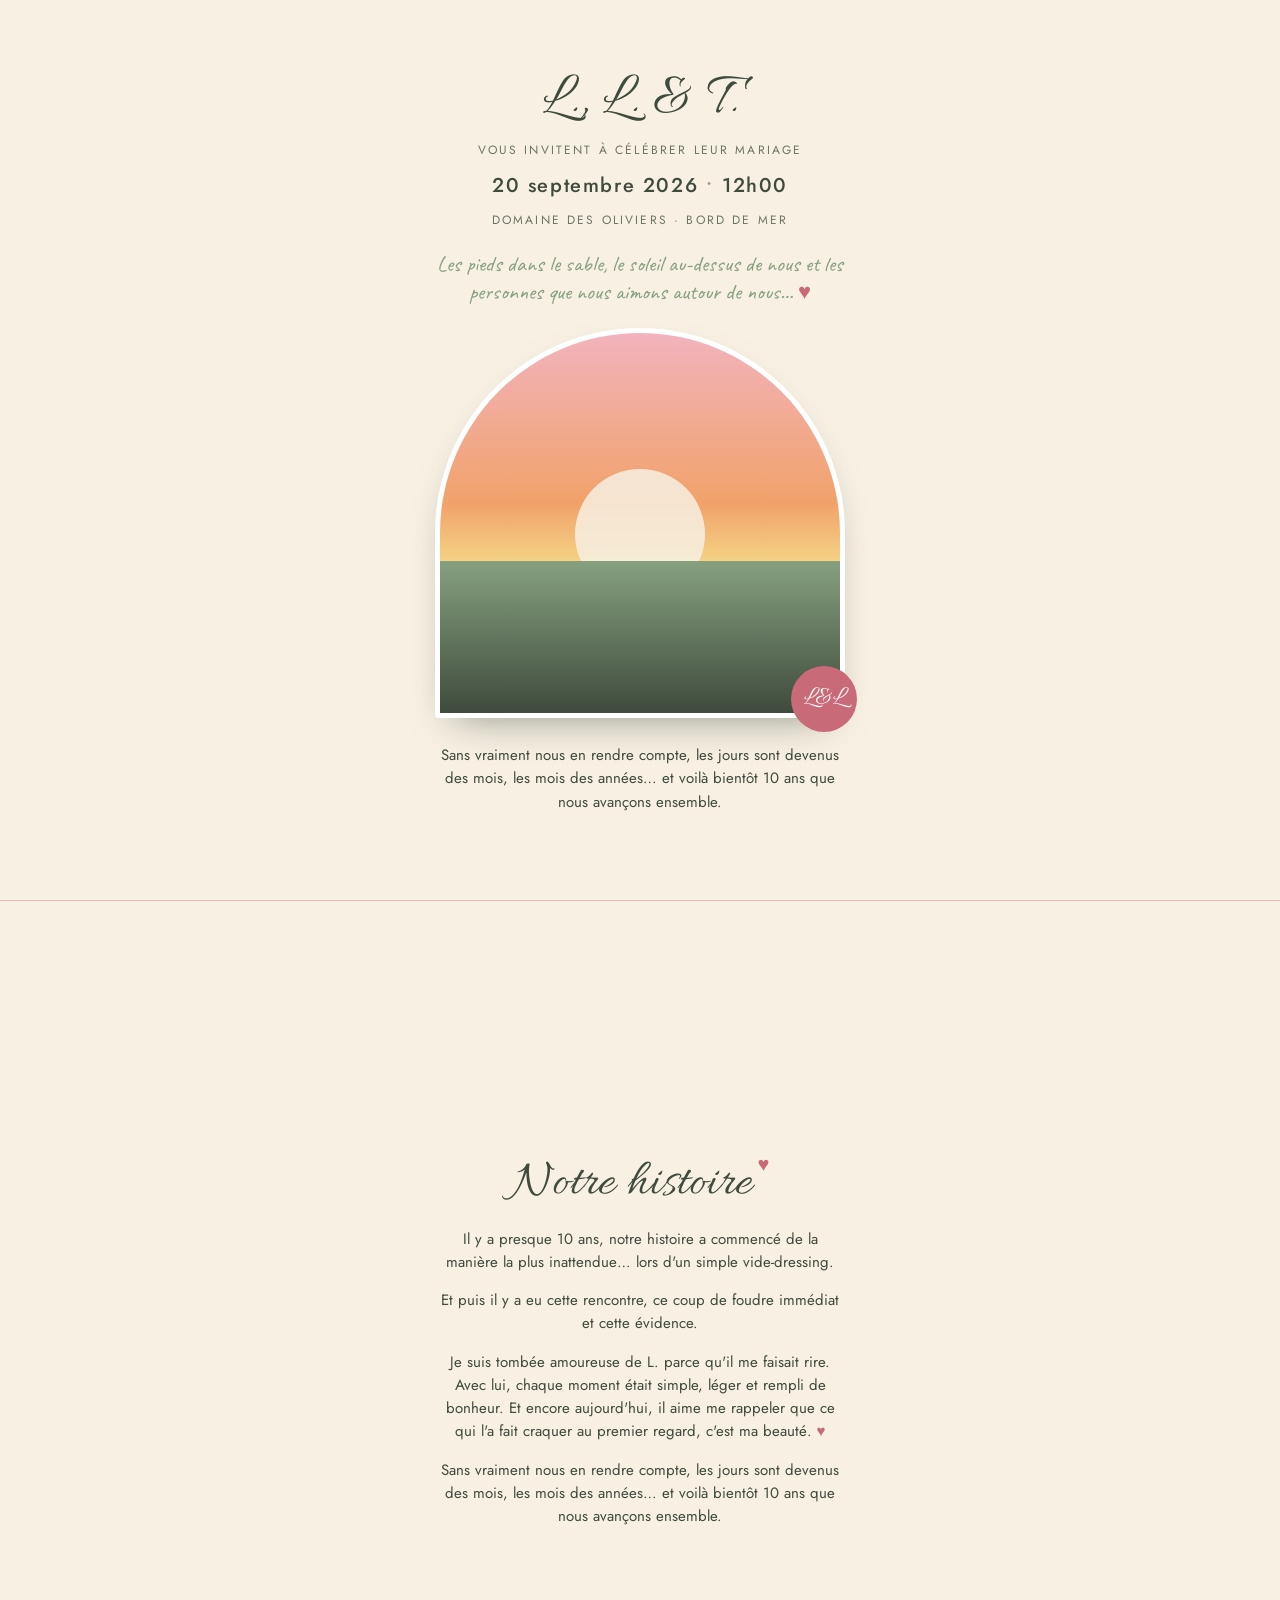
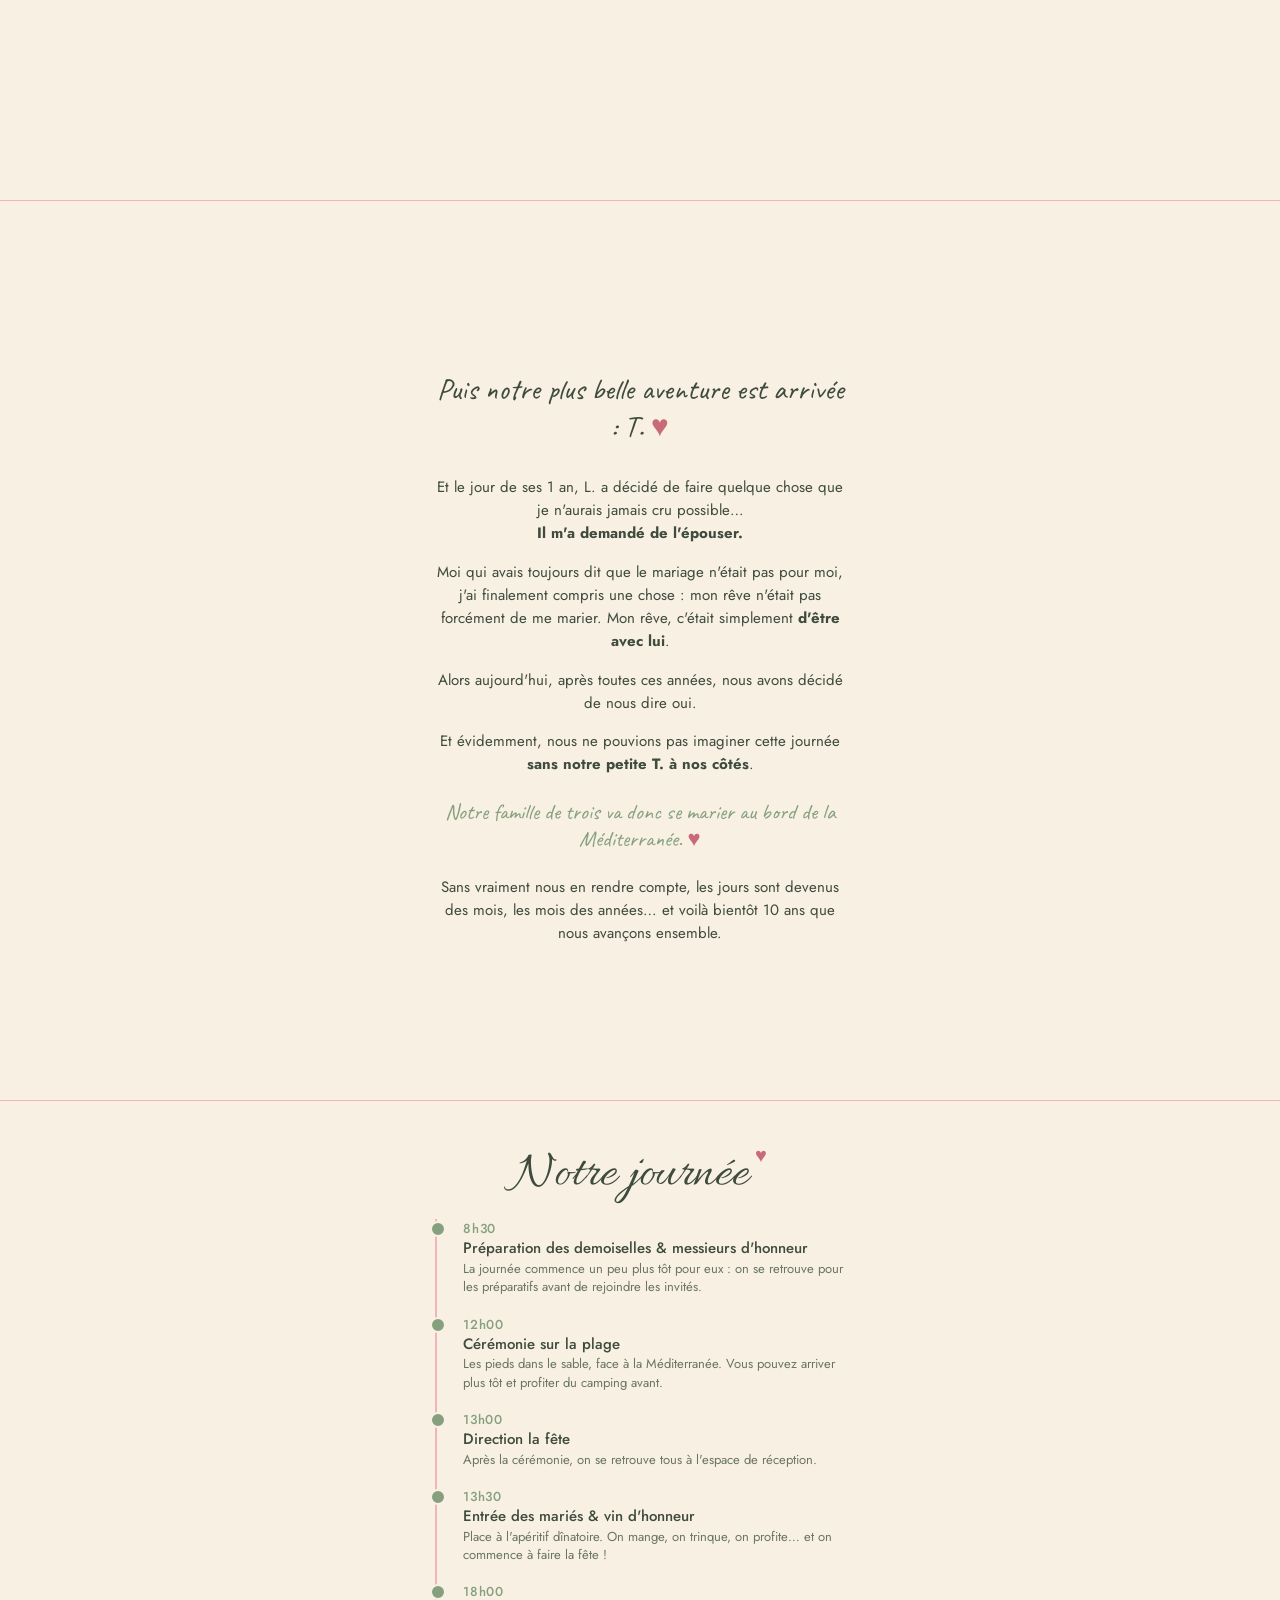
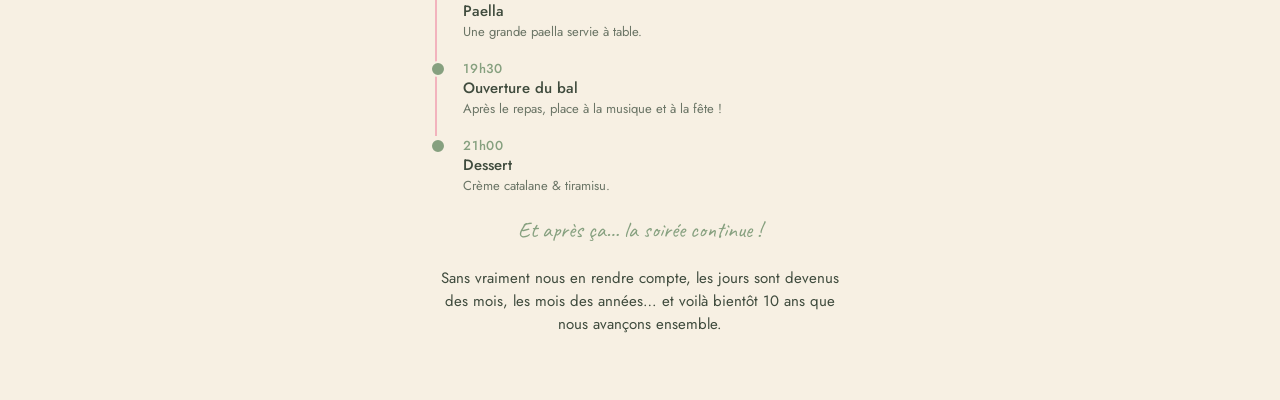
<file: site/mariage/index.html>
<!DOCTYPE html>
<html lang="fr">
<head>
  <meta charset="utf-8">
  <meta name="viewport" content="width=device-width, initial-scale=1">
  <title>L., L. &amp; T.</title>

  <!-- Polices Google Fonts -->
  <link rel="preconnect" href="https://fonts.googleapis.com">
  <link rel="preconnect" href="https://fonts.gstatic.com" crossorigin>
  <link rel="stylesheet" href="https://fonts.googleapis.com/css2?family=Allura&family=Caveat:wght@500&family=Jost:wght@300;400;500&display=swap">

  <style>
    /* ---------- Couleurs ---------- */
    :root {
      --papier: #f7f0e3;
      --encre: #3f4b3d;
      --encre-douce: #6b7566;
      --sauge: #86a07f;
      --rose: #c96a78;
      --rose-clair: #f2b3bd;
      --abricot: #f1a26a;
      --beurre: #f5d888;
    }

    /* ---------- Page ---------- */
    body {
      margin: 0;
      background: var(--papier);
      color: var(--encre);
      font-family: "Jost", sans-serif;
      font-size: 15px;
      line-height: 1.55;
    }

    /* ---------- Cartes : chacune prend la hauteur de l'écran ---------- */
    .carte {
      min-height: 100vh;
      box-sizing: border-box;
      display: flex;
      justify-content: center;
      align-items: center;
      padding: 40px 22px;
    }

    .contenu {
      max-width: 410px;
      text-align: center;
    }

    /* Un trait fin pour séparer deux cartes */
    .carte + .carte {
      border-top: 1px solid var(--rose-clair);
    }

    h2 {
      margin: 0 0 18px;
      font-family: "Allura", cursive;
      font-size: 52px;
      font-weight: 400;
      line-height: 1;
    }

    h2 .coeur {
      font-size: 20px;
      vertical-align: top;
      margin-left: 6px;
    }

    h1 {
      margin: 0;
      font-family: "Allura", cursive;
      font-size: 60px;
      font-weight: 400;
      line-height: 1;
    }

    .petit-titre {
      margin: 10px 0;
      text-transform: uppercase;
      letter-spacing: 0.18em;
      font-size: 12px;
      color: var(--encre-douce);
    }

    .date {
      margin: 10px 0;
      font-size: 20px;
      font-weight: 500;
      letter-spacing: 0.08em;
    }

    .date span {
      color: var(--sauge);
      margin: 0 8px;
    }

    .manuscrit {
      font-family: "Caveat", cursive;
      font-size: 22px;
      line-height: 1.25;
      color: var(--sauge);
    }

    .coeur {
      color: var(--rose);
    }

    /* Texte manuscrit en plus grand, pour une phrase importante */
    .manuscrit.grand {
      font-size: 30px;
      color: var(--encre);
    }

    /* ---------- Programme de la journée : une frise verticale ---------- */
    .programme {
      margin: 0 0 22px;
      padding: 0;
      list-style: none;
      text-align: left;
    }

    .programme li {
      position: relative;
      padding: 0 0 18px 26px;
      border-left: 2px solid var(--rose-clair);   /* le trait de la frise */
    }

    .programme li:last-child {
      border-left-color: transparent;
      padding-bottom: 0;
    }

    /* Le point sur la frise, devant chaque étape */
    .programme li::before {
      content: "";
      position: absolute;
      left: -7px;
      top: 2px;
      width: 12px;
      height: 12px;
      border-radius: 50%;
      background: var(--sauge);
      border: 2px solid var(--papier);
    }

    .heure {
      display: block;
      color: var(--sauge);
      font-size: 13px;
      font-weight: 500;
      letter-spacing: 0.06em;
    }

    .etape {
      margin: 0;
      font-weight: 500;
      line-height: 1.25;
    }

    .detail {
      margin: 2px 0 0;
      font-size: 13px;
      color: var(--encre-douce);
      line-height: 1.4;
    }

    /* ---------- Illustration en CSS : coucher de soleil sur la mer ---------- */
    .cadre {
      position: relative;
      width: 100%;
      margin: 20px 0 26px;
    }

    .illustration {
      position: relative;
      height: 380px;
      overflow: hidden;
      border: 5px solid #fff;
      border-radius: 999px 999px 18px 18px;   /* forme d'arche */
      box-shadow: 0 18px 40px -20px rgba(63, 75, 61, 0.6);
      background: linear-gradient(var(--rose-clair), var(--abricot) 45%, var(--beurre) 62%);
    }

    .soleil {
      position: absolute;
      left: 50%;
      bottom: 30%;
      width: 130px;
      height: 130px;
      margin-left: -65px;
      border-radius: 50%;
      background: var(--papier);
      opacity: 0.85;
    }

    .mer {
      position: absolute;
      left: 0;
      right: 0;
      bottom: 0;
      height: 40%;
      background: linear-gradient(var(--sauge), var(--encre));
    }

    /* Le petit rond « L&L » en bas à droite de l'illustration */
    .sceau {
      position: absolute;
      right: -12px;
      bottom: -14px;
      width: 66px;
      height: 66px;
      border-radius: 50%;
      background: var(--rose);
      color: #fff;
      font-family: "Allura", cursive;
      font-size: 26px;
      line-height: 66px;
    }
  </style>
</head>
<body>

  <!-- Carte 1 : invitation -->
  <section class="carte">
    <div class="contenu">
      <h1>L., L. &amp; T.</h1>
      <p class="petit-titre">vous invitent à célébrer leur mariage</p>
      <p class="date">20 septembre 2026<span>•</span>12h00</p>
      <p class="petit-titre">Domaine des Oliviers · Bord de mer</p>

      <p class="manuscrit">
        Les pieds dans le sable, le soleil au-dessus de nous et les personnes que nous aimons autour de nous…
        <span class="coeur">♥</span>
      </p>

      <div class="cadre">
        <div class="illustration" role="img" aria-label="Illustration : coucher de soleil sur la mer">
          <div class="soleil"></div>
          <div class="mer"></div>
        </div>
        <div class="sceau" aria-hidden="true">L&amp;L</div>
      </div>

      <p>Sans vraiment nous en rendre compte, les jours sont devenus des mois, les mois des années… et voilà bientôt 10 ans que nous avançons ensemble.</p>
    </div>
  </section>

  <!-- Carte 2 : notre histoire -->
  <section class="carte">
    <div class="contenu">
      <h2>Notre histoire<span class="coeur">♥</span></h2>
      <p>Il y a presque 10 ans, notre histoire a commencé de la manière la plus inattendue… lors d'un simple vide-dressing.</p>
      <p>Et puis il y a eu cette rencontre, ce coup de foudre immédiat et cette évidence.</p>
      <p>Je suis tombée amoureuse de L. parce qu'il me faisait rire. Avec lui, chaque moment était simple, léger et rempli de bonheur. Et encore aujourd'hui, il aime me rappeler que ce qui l'a fait craquer au premier regard, c'est ma beauté. <span class="coeur">♥</span></p>
      <p>Sans vraiment nous en rendre compte, les jours sont devenus des mois, les mois des années… et voilà bientôt 10 ans que nous avançons ensemble.</p>
    </div>
  </section>

  <!-- Carte 3 : notre histoire, suite -->
  <section class="carte">
    <div class="contenu">
      <p class="manuscrit grand">Puis notre plus belle aventure est arrivée : T. <span class="coeur">♥</span></p>
      <p>Et le jour de ses 1 an, L. a décidé de faire quelque chose que je n'aurais jamais cru possible…<br><b>Il m'a demandé de l'épouser.</b></p>
      <p>Moi qui avais toujours dit que le mariage n'était pas pour moi, j'ai finalement compris une chose : mon rêve n'était pas forcément de me marier. Mon rêve, c'était simplement <b>d'être avec lui</b>.</p>
      <p>Alors aujourd'hui, après toutes ces années, nous avons décidé de nous dire oui.</p>
      <p>Et évidemment, nous ne pouvions pas imaginer cette journée <b>sans notre petite T. à nos côtés</b>.</p>
      <p class="manuscrit">Notre famille de trois va donc se marier au bord de la Méditerranée. <span class="coeur">♥</span></p>
      <p>Sans vraiment nous en rendre compte, les jours sont devenus des mois, les mois des années… et voilà bientôt 10 ans que nous avançons ensemble.</p>
    </div>
  </section>

  <!-- Carte 4 : notre journée -->
  <section class="carte">
    <div class="contenu">
      <h2>Notre journée<span class="coeur">♥</span></h2>

      <ol class="programme">
        <li>
          <span class="heure">8h30</span>
          <p class="etape">Préparation des demoiselles &amp; messieurs d'honneur</p>
          <p class="detail">La journée commence un peu plus tôt pour eux : on se retrouve pour les préparatifs avant de rejoindre les invités.</p>
        </li>
        <li>
          <span class="heure">12h00</span>
          <p class="etape">Cérémonie sur la plage</p>
          <p class="detail">Les pieds dans le sable, face à la Méditerranée. Vous pouvez arriver plus tôt et profiter du camping avant.</p>
        </li>
        <li>
          <span class="heure">13h00</span>
          <p class="etape">Direction la fête</p>
          <p class="detail">Après la cérémonie, on se retrouve tous à l'espace de réception.</p>
        </li>
        <li>
          <span class="heure">13h30</span>
          <p class="etape">Entrée des mariés &amp; vin d'honneur</p>
          <p class="detail">Place à l'apéritif dînatoire. On mange, on trinque, on profite… et on commence à faire la fête !</p>
        </li>
        <li>
          <span class="heure">18h00</span>
          <p class="etape">Paella</p>
          <p class="detail">Une grande paella servie à table.</p>
        </li>
        <li>
          <span class="heure">19h30</span>
          <p class="etape">Ouverture du bal</p>
          <p class="detail">Après le repas, place à la musique et à la fête !</p>
        </li>
        <li>
          <span class="heure">21h00</span>
          <p class="etape">Dessert</p>
          <p class="detail">Crème catalane &amp; tiramisu.</p>
        </li>
      </ol>

      <p class="manuscrit">Et après ça… la soirée continue !</p>
      <p>Sans vraiment nous en rendre compte, les jours sont devenus des mois, les mois des années… et voilà bientôt 10 ans que nous avançons ensemble.</p>
    </div>
  </section>

</body>
</html>
</file>
